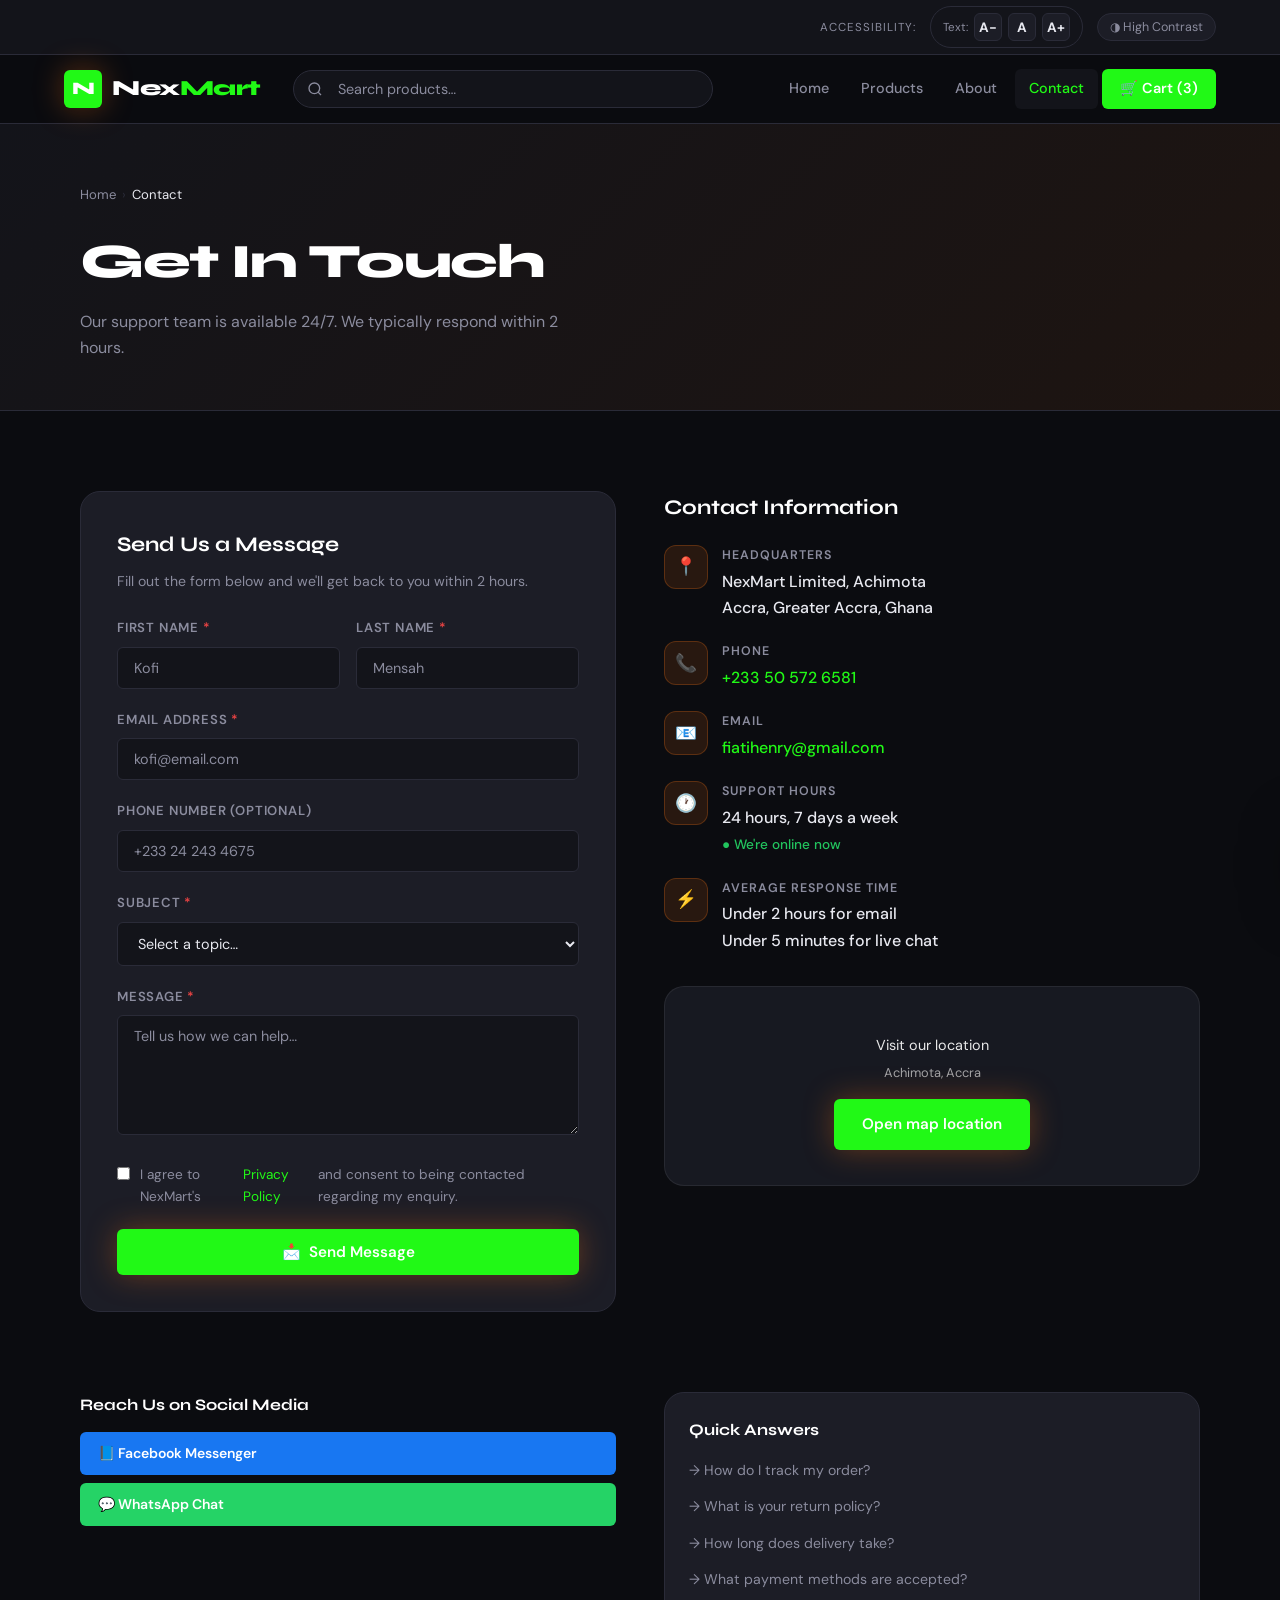
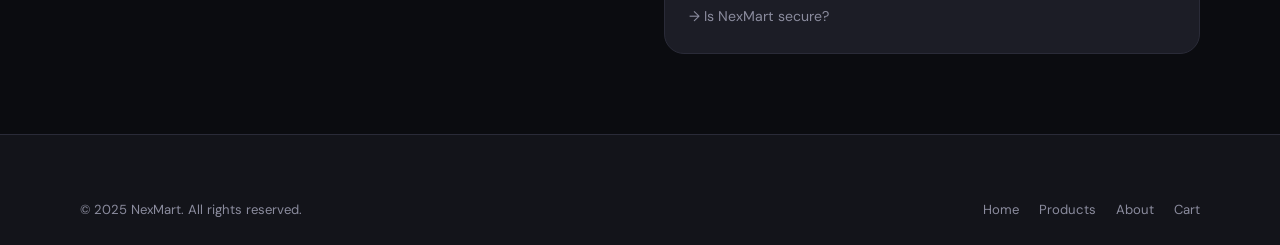
<file: contact.html>
<!DOCTYPE html>
<html lang="en">
<head>
  <meta charset="UTF-8" />
  <meta name="viewport" content="width=device-width, initial-scale=1.0" />
  <meta name="description" content="Contact NexMart — reach our support team via form, email, phone, or social media. We're here 24/7." />
  <title>Contact Us — NexMart</title>
  <link rel="stylesheet" href="styles.css" />
</head>
<body>

  <a href="#main-content" class="skip-link">Skip to main content</a>

  <div class="a11y-bar" role="complementary" aria-label="Accessibility tools">
    <div class="a11y-inner">
      <span class="a11y-label">Accessibility:</span>
      <div class="font-size-controls" role="group" aria-label="Font size controls">
        <span class="font-size-label">Text:</span>
        <button class="font-size-btn" id="font-decrease" aria-label="Decrease font size">A−</button>
        <button class="font-size-btn" id="font-reset" aria-label="Reset font size">A</button>
        <button class="font-size-btn" id="font-increase" aria-label="Increase font size">A+</button>
      </div>
      <button class="a11y-toggle" id="contrast-toggle" aria-pressed="false" aria-label="Toggle high contrast mode">◑ High Contrast</button>
    </div>
  </div>

  <header class="site-header" role="banner">
    <div class="header-inner">
      <a href="index.html" class="logo" aria-label="NexMart Home">
        <div class="logo-icon" aria-hidden="true">N</div>
        <span class="logo-text">Nex<span>Mart</span></span>
      </a>
      <div class="header-search" role="search">
        <svg class="search-icon" aria-hidden="true" width="16" height="16" viewBox="0 0 24 24" fill="none" stroke="currentColor" stroke-width="2"><circle cx="11" cy="11" r="8"/><path d="m21 21-4.35-4.35"/></svg>
        <input type="search" id="header-search-input" placeholder="Search products…" aria-label="Search products" />
      </div>
      <button class="nav-toggle" id="nav-toggle" aria-expanded="false" aria-controls="main-nav" aria-label="Toggle navigation">
        <span></span><span></span><span></span>
      </button>
      <nav class="main-nav" id="main-nav" aria-label="Main navigation">
        <ul class="nav-list">
          <li><a href="index.html">Home</a></li>
          <li><a href="products.html">Products</a></li>
          <li><a href="about.html">About</a></li>
          <li><a href="contact.html" class="active" aria-current="page">Contact</a></li>
          <li><a href="cart.html" class="nav-cta">🛒 Cart (3)</a></li>
        </ul>
      </nav>
    </div>
  </header>

  <div class="page-hero">
    <div class="container">
      <nav class="breadcrumb" aria-label="Breadcrumb">
        <a href="index.html">Home</a>
        <span class="breadcrumb-sep" aria-hidden="true">›</span>
        <span class="breadcrumb-current" aria-current="page">Contact</span>
      </nav>
      <h1 class="page-title">Get In Touch</h1>
      <p class="page-sub">Our support team is available 24/7. We typically respond within 2 hours.</p>
    </div>
  </div>

  <main id="main-content">
    <section class="section" aria-labelledby="contact-heading">
      <div class="container">
        <h2 class="sr-only" id="contact-heading">Contact NexMart</h2>

        <div class="contact-layout">

          <!-- Contact Form -->
          <div class="contact-form-wrap">
            <h3 style="font-family:var(--ff-head);font-size:1.3rem;font-weight:700;color:var(--clr-white);margin-bottom:8px">Send Us a Message</h3>
            <p style="color:var(--clr-muted);font-size:0.88rem;margin-bottom:24px">Fill out the form below and we'll get back to you within 2 hours.</p>

            <div id="form-success" class="alert alert-success" style="display:none" role="alert">
              ✅ Message sent successfully! We'll reply within 2 hours.
            </div>

            <form id="contact-form" novalidate aria-label="Contact form">
              <div style="display:grid;grid-template-columns:1fr 1fr;gap:16px">
                <div class="form-group">
                  <label class="form-label" for="first-name">First Name <span aria-hidden="true" style="color:var(--clr-danger)">*</span></label>
                  <input type="text" id="first-name" name="first-name" class="form-control" placeholder="Kofi" required autocomplete="given-name" aria-required="true" />
                  <div class="form-error" id="first-name-error" role="alert" style="color:var(--clr-danger);font-size:0.78rem;margin-top:4px;display:none">Please enter your first name.</div>
                </div>
                <div class="form-group">
                  <label class="form-label" for="last-name">Last Name <span aria-hidden="true" style="color:var(--clr-danger)">*</span></label>
                  <input type="text" id="last-name" name="last-name" class="form-control" placeholder="Mensah" required autocomplete="family-name" aria-required="true" />
                  <div class="form-error" id="last-name-error" role="alert" style="color:var(--clr-danger);font-size:0.78rem;margin-top:4px;display:none">Please enter your last name.</div>
                </div>
              </div>
              <div class="form-group">
                <label class="form-label" for="email">Email Address <span aria-hidden="true" style="color:var(--clr-danger)">*</span></label>
                <input type="email" id="email" name="email" class="form-control" placeholder="kofi@email.com" required autocomplete="email" aria-required="true" />
                <div class="form-error" id="email-error" role="alert" style="color:var(--clr-danger);font-size:0.78rem;margin-top:4px;display:none">Please enter a valid email address.</div>
              </div>
              <div class="form-group">
                <label class="form-label" for="phone">Phone Number (optional)</label>
                <input type="tel" id="phone" name="phone" class="form-control" placeholder="+233 24 243 4675" autocomplete="tel" />
              </div>
              <div class="form-group">
                <label class="form-label" for="subject">Subject <span aria-hidden="true" style="color:var(--clr-danger)">*</span></label>
                <select id="subject" name="subject" class="form-control" required aria-required="true">
                  <option value="" disabled selected>Select a topic…</option>
                  <option value="order">Order Enquiry</option>
                  <option value="return">Return / Refund</option>
                  <option value="product">Product Question</option>
                  <option value="delivery">Delivery Issue</option>
                  <option value="account">Account Help</option>
                  <option value="other">Other</option>
                </select>
              </div>
              <div class="form-group">
                <label class="form-label" for="message">Message <span aria-hidden="true" style="color:var(--clr-danger)">*</span></label>
                <textarea id="message" name="message" class="form-control" placeholder="Tell us how we can help…" required aria-required="true" rows="5"></textarea>
                <div class="form-error" id="message-error" role="alert" style="color:var(--clr-danger);font-size:0.78rem;margin-top:4px;display:none">Please enter your message (min 10 characters).</div>
              </div>
              <div class="form-group">
                <label style="display:flex;align-items:flex-start;gap:10px;cursor:pointer;font-size:0.85rem;color:var(--clr-muted)">
                  <input type="checkbox" id="consent" name="consent" required aria-required="true" style="margin-top:3px;accent-color:var(--clr-accent)" />
                  I agree to NexMart's <a href="#" style="color:var(--clr-accent)">Privacy Policy</a> and consent to being contacted regarding my enquiry.
                </label>
              </div>
              <button type="submit" class="btn btn-primary" style="width:100%;justify-content:center">
                <span aria-hidden="true">📩</span> Send Message
              </button>
            </form>
          </div>

          <!-- Contact Info -->
          <div>
            <h3 style="font-family:var(--ff-head);font-size:1.3rem;font-weight:700;color:var(--clr-white);margin-bottom:20px">Contact Information</h3>
            <ul class="contact-info-list" role="list">
              <li class="contact-info-item">
                <div class="contact-info-icon" aria-hidden="true">📍</div>
                <div>
                  <div class="contact-info-label">Headquarters</div>
                  <div class="contact-info-value">NexMart Limited, Achimota  <br>Accra, Greater Accra, Ghana</div>
                </div>
              </li>
              <li class="contact-info-item">
                <div class="contact-info-icon" aria-hidden="true">📞</div>
                <div>
                  <div class="contact-info-label">Phone</div>
                  <div class="contact-info-value"><a href="tel:+233505726581" style="color:var(--clr-accent)">+233 50 572 6581</a></div>
                </div>
              </li>
              <li class="contact-info-item">
                <div class="contact-info-icon" aria-hidden="true">📧</div>
                <div>
                  <div class="contact-info-label">Email</div>
                  <div class="contact-info-value"><a href="mailto:fiatihenry@gmail.com" style="color:var(--clr-accent)">fiatihenry@gmail.com</a></div>
                </div>
              </li>
              <li class="contact-info-item">
                <div class="contact-info-icon" aria-hidden="true">🕐</div>
                <div>
                  <div class="contact-info-label">Support Hours</div>
                  <div class="contact-info-value">24 hours, 7 days a week<br><span style="color:var(--clr-success);font-size:0.85rem">● We're online now</span></div>
                </div>
              </li>
              <li class="contact-info-item">
                <div class="contact-info-icon" aria-hidden="true">⚡</div>
                <div>
                  <div class="contact-info-label">Average Response Time</div>
                  <div class="contact-info-value">Under 2 hours for email<br>Under 5 minutes for live chat</div>
                </div>
              </li>
            </ul>

            <!-- Map button -->
            <div style="margin-top:2rem;border-radius:var(--radius-lg);overflow:hidden;height:200px;background:var(--clr-mid);border:1px solid rgba(255,255,255,.07);display:flex;align-items:center;justify-content:center;">
              <div style="text-align:center;color:rgba(255,255,255,.9);">
                <i class="fas fa-map-marked-alt" style="font-size:2.5rem;margin-bottom:.75rem;display:block;color:var(--clr-primary);"></i>
                <div style="font-size:.9rem;">Visit our location</div>
                <div style="font-size:.8rem;margin-top:.25rem;color:rgba(255,255,255,.6);">Achimota, Accra</div>
                <a href="https://maps.app.goo.gl/VDiVa7HCDNdWA1Y96" target="_blank" rel="noopener noreferrer" class="btn btn-primary" style="margin-top:1rem;display:inline-flex;align-items:center;gap:.5rem;">Open map location</a>
              </div>
            </div>
          </div>

            <!-- Social on contact page -->
            <div style="margin-top:32px">
              <h4 style="font-family:var(--ff-head);font-weight:700;color:var(--clr-white);margin-bottom:14px">Reach Us on Social Media</h4>
              <div class="social-buttons" style="flex-direction:column;gap:8px">
                <a href="https://facebook.com" target="_blank" rel="noopener noreferrer" class="social-btn facebook" aria-label="Message NexMart on Facebook">📘 Facebook Messenger</a>
                <a href="https://wa.me/233505726581" target="_blank" rel="noopener noreferrer" class="social-btn whatsapp" aria-label="Chat with NexMart on WhatsApp">💬 WhatsApp Chat</a>
                </div>
            </div>

            <!-- FAQ Quick Links -->
            <div style="margin-top:32px;background:var(--clr-card);border:1px solid var(--clr-border);border-radius:var(--radius-lg);padding:24px">
              <h4 style="font-family:var(--ff-head);font-weight:700;color:var(--clr-white);margin-bottom:14px">Quick Answers</h4>
              <ul style="display:flex;flex-direction:column;gap:10px;list-style:none">
                <li><a href="#" style="color:var(--clr-muted);font-size:0.88rem;transition:color 0.2s" onmouseover="this.style.color='var(--clr-accent)'" onmouseout="this.style.color='var(--clr-muted)'">→ How do I track my order?</a></li>
                <li><a href="#" style="color:var(--clr-muted);font-size:0.88rem;" onmouseover="this.style.color='var(--clr-accent)'" onmouseout="this.style.color='var(--clr-muted)'">→ What is your return policy?</a></li>
                <li><a href="#" style="color:var(--clr-muted);font-size:0.88rem;" onmouseover="this.style.color='var(--clr-accent)'" onmouseout="this.style.color='var(--clr-muted)'">→ How long does delivery take?</a></li>
                <li><a href="#" style="color:var(--clr-muted);font-size:0.88rem;" onmouseover="this.style.color='var(--clr-accent)'" onmouseout="this.style.color='var(--clr-muted)'">→ What payment methods are accepted?</a></li>
                <li><a href="#" style="color:var(--clr-muted);font-size:0.88rem;" onmouseover="this.style.color='var(--clr-accent)'" onmouseout="this.style.color='var(--clr-muted)'">→ Is NexMart secure?</a></li>
              </ul>
            </div>
          </div>

        </div>
    </section>
  </main>

  <footer class="site-footer" role="contentinfo">
    <div class="container">
      <div class="footer-bottom" style="border-top:none;padding-top:0;padding-bottom:24px">
        <p class="footer-copy">© 2025 NexMart. All rights reserved.</p>
        <nav class="footer-bottom-links" aria-label="Footer links">
          <a href="index.html">Home</a>
          <a href="products.html">Products</a>
          <a href="about.html">About</a>
          <a href="cart.html">Cart</a>
        </nav>
      </div>
    </div>
  </footer>

  <div class="toast" id="toast" role="status" aria-live="polite" aria-atomic="true">
    <span class="toast-icon" aria-hidden="true">✅</span>
    <span id="toast-msg">Message sent!</span>
  </div>

  <script>
    const navToggle = document.getElementById('nav-toggle');
    const mainNav = document.getElementById('main-nav');
    navToggle.addEventListener('click', () => { const o=mainNav.classList.toggle('open'); navToggle.setAttribute('aria-expanded',o); });
    let fontSize=16;
    document.getElementById('font-increase').addEventListener('click', ()=>{fontSize=Math.min(fontSize+2,24);document.documentElement.style.fontSize=fontSize+'px';});
    document.getElementById('font-decrease').addEventListener('click', ()=>{fontSize=Math.max(fontSize-2,12);document.documentElement.style.fontSize=fontSize+'px';});
    document.getElementById('font-reset').addEventListener('click', ()=>{fontSize=16;document.documentElement.style.fontSize='16px';});
    document.getElementById('contrast-toggle').addEventListener('click', function(){document.body.classList.toggle('high-contrast');this.setAttribute('aria-pressed',document.body.classList.contains('high-contrast'));});
    document.getElementById('header-search-input').addEventListener('keydown', e=>{if(e.key==='Enter'&&e.target.value.trim()) window.location.href=`products.html?q=${encodeURIComponent(e.target.value.trim())}`;});

    // Form Validation
    document.getElementById('contact-form').addEventListener('submit', function(e) {
      e.preventDefault();
      let valid = true;
      const fn = document.getElementById('first-name');
      const fnErr = document.getElementById('first-name-error');
      const ln = document.getElementById('last-name');
      const lnErr = document.getElementById('last-name-error');
      const em = document.getElementById('email');
      const emErr = document.getElementById('email-error');
      const msg = document.getElementById('message');
      const msgErr = document.getElementById('message-error');

      fnErr.style.display = fn.value.trim() ? 'none' : 'block'; if (!fn.value.trim()) valid=false;
      lnErr.style.display = ln.value.trim() ? 'none' : 'block'; if (!ln.value.trim()) valid=false;
      const emailRegex = /^[^\s@]+@[^\s@]+\.[^\s@]+$/;
      emErr.style.display = emailRegex.test(em.value) ? 'none' : 'block'; if (!emailRegex.test(em.value)) valid=false;
      msgErr.style.display = msg.value.trim().length>=10 ? 'none' : 'block'; if (msg.value.trim().length<10) valid=false;

      if (valid) {
        document.getElementById('form-success').style.display='flex';
        this.reset();
        const t=document.getElementById('toast');
        document.getElementById('toast-msg').textContent='✅ Message sent! We\'ll reply within 2 hours.';
        t.classList.add('show');
        setTimeout(()=>t.classList.remove('show'),3000);
      }
    });
  </script>
</body>
</html>
</file>
<file: styles.css>
/* =============================================
   NEXMART E-COMMERCE — External Stylesheet
   No inline styles or <style> elements used.
   Author: DCIT 209 Mini-Project
   ============================================= */

/* ---------- Google Fonts Import ---------- */
@import url('https://fonts.googleapis.com/css2?family=Syne:wght@400;600;700;800&family=DM+Sans:ital,wght@0,300;0,400;0,500;1,300&display=swap');

/* ---------- CSS Custom Properties ---------- */
:root {
  --clr-bg:        #0b0c10;
  --clr-surface:   #13141a;
  --clr-card:      #1c1d26;
  --clr-border:    #2a2b38;
  --clr-accent:    #21f916;
  --clr-accent2:   #fbbf24;
  --clr-text:      #e8e9f0;
  --clr-muted:     #8b8c9e;
  --clr-white:     #ffffff;
  --clr-danger:    #ef4444;
  --clr-success:   #22c55e;
  --clr-mid:       #171921;
  --clr-primary:   var(--clr-accent);

  --ff-head:  'Syne', sans-serif;
  --ff-body:  'DM Sans', sans-serif;

  --radius-sm:  6px;
  --radius-md:  12px;
  --radius-lg:  20px;
  --radius-xl:  32px;

  --shadow-sm:  0 2px 8px rgba(0,0,0,0.4);
  --shadow-md:  0 8px 24px rgba(0,0,0,0.5);
  --shadow-lg:  0 20px 60px rgba(0,0,0,0.7);
  --shadow-accent: 0 0 30px rgba(249,115,22,0.35);

  --transition: 0.3s cubic-bezier(0.4,0,0.2,1);
  --max-width:  1200px;
}

/* ---------- Reset & Base ---------- */
*, *::before, *::after { box-sizing: border-box; margin: 0; padding: 0; }

html { scroll-behavior: smooth; font-size: 16px; }

body {
  background-color: var(--clr-bg);
  color: var(--clr-text);
  font-family: var(--ff-body);
  font-weight: 400;
  line-height: 1.65;
  min-width: 320px;
  overflow-x: hidden;
}

img { max-width: 100%; display: block; }
a  { color: inherit; text-decoration: none; }
ul { list-style: none; }
button { cursor: pointer; font-family: var(--ff-body); border: none; background: none; }

/* ---------- Skip Link (Accessibility) ---------- */
.skip-link {
  position: absolute;
  top: -60px;
  left: 16px;
  background: var(--clr-accent);
  color: var(--clr-white);
  padding: 10px 20px;
  border-radius: var(--radius-sm);
  font-weight: 600;
  z-index: 9999;
  transition: top var(--transition);
}
.skip-link:focus { top: 16px; outline: 3px solid var(--clr-accent2); }

/* =============================================
   HEADER & NAVIGATION
   ============================================= */
.site-header {
  position: sticky;
  top: 0;
  z-index: 1000;
  background: rgba(11,12,16,0.92);
  backdrop-filter: blur(12px);
  -webkit-backdrop-filter: blur(12px);
  border-bottom: 1px solid var(--clr-border);
}

.header-inner {
  max-width: var(--max-width);
  margin: 0 auto;
  padding: 0 24px;
  height: 68px;
  display: flex;
  align-items: center;
  gap: 32px;
}

/* Logo */
.logo {
  display: flex;
  align-items: center;
  gap: 10px;
  flex-shrink: 0;
}
.logo-icon {
  width: 38px; height: 38px;
  background: var(--clr-accent);
  border-radius: var(--radius-sm);
  display: grid; place-items: center;
  font-family: var(--ff-head);
  font-weight: 800;
  font-size: 1.1rem;
  color: var(--clr-white);
  box-shadow: var(--shadow-accent);
}
.logo-text {
  font-family: var(--ff-head);
  font-size: 1.35rem;
  font-weight: 800;
  letter-spacing: -0.5px;
  color: var(--clr-white);
}
.logo-text span { color: var(--clr-accent); }

/* Search Bar (header) */
.header-search {
  flex: 1;
  max-width: 420px;
  position: relative;
}
.header-search input {
  width: 100%;
  background: var(--clr-surface);
  border: 1px solid var(--clr-border);
  border-radius: var(--radius-xl);
  padding: 9px 20px 9px 44px;
  color: var(--clr-text);
  font-family: var(--ff-body);
  font-size: 0.9rem;
  outline: none;
  transition: border-color var(--transition), box-shadow var(--transition);
}
.header-search input::placeholder { color: var(--clr-muted); }
.header-search input:focus {
  border-color: var(--clr-accent);
  box-shadow: 0 0 0 3px rgba(249,115,22,0.2);
}
.header-search .search-icon {
  position: absolute;
  left: 14px; top: 50%;
  transform: translateY(-50%);
  color: var(--clr-muted);
  pointer-events: none;
}

/* Nav */
.main-nav { margin-left: auto; }
.nav-list {
  display: flex;
  align-items: center;
  gap: 4px;
}
.nav-list a {
  display: block;
  padding: 8px 14px;
  border-radius: var(--radius-sm);
  font-size: 0.9rem;
  font-weight: 500;
  color: var(--clr-muted);
  transition: color var(--transition), background var(--transition);
  white-space: nowrap;
}
.nav-list a:hover,
.nav-list a.active {
  color: var(--clr-white);
  background: var(--clr-surface);
}
.nav-list a.active { color: var(--clr-accent); }

/* Nav CTA */
.nav-cta {
  background: var(--clr-accent) !important;
  color: var(--clr-white) !important;
  border-radius: var(--radius-sm) !important;
  font-weight: 600 !important;
  padding: 8px 18px !important;
  transition: background var(--transition), transform var(--transition), box-shadow var(--transition) !important;
}
.nav-cta:hover {
  background: #ea6f0f !important;
  transform: translateY(-1px);
  box-shadow: var(--shadow-accent) !important;
}

/* Hamburger */
.nav-toggle {
  display: none;
  flex-direction: column;
  gap: 5px;
  padding: 8px;
  border-radius: var(--radius-sm);
  background: var(--clr-surface);
  border: 1px solid var(--clr-border);
  margin-left: auto;
}
.nav-toggle span {
  display: block;
  width: 22px; height: 2px;
  background: var(--clr-text);
  border-radius: 2px;
  transition: transform var(--transition), opacity var(--transition);
}

/* =============================================
   HERO / VIDEO SECTION
   ============================================= */
.hero {
  position: relative;
  min-height: 88vh;
  display: flex;
  align-items: center;
  overflow: hidden;
}
.hero-video-wrap {
  position: absolute;
  inset: 0;
  z-index: 0;
}
.hero-video-wrap video {
  width: 100%; height: 100%;
  object-fit: cover;
  opacity: 0.35;
}
.hero-overlay {
  position: absolute;
  inset: 0;
  background: linear-gradient(135deg, rgba(11,12,16,0.85) 40%, rgba(249,115,22,0.12) 100%);
  z-index: 1;
}
.hero-content {
  position: relative;
  z-index: 2;
  max-width: var(--max-width);
  margin: 0 auto;
  padding: 80px 24px;
}
.hero-eyebrow {
  display: inline-flex;
  align-items: center;
  gap: 8px;
  background: rgba(249,115,22,0.15);
  border: 1px solid rgba(249,115,22,0.3);
  border-radius: var(--radius-xl);
  padding: 6px 16px;
  font-size: 0.8rem;
  font-weight: 600;
  color: var(--clr-accent);
  text-transform: uppercase;
  letter-spacing: 1.5px;
  margin-bottom: 24px;
}
.hero-eyebrow::before {
  content: '';
  width: 6px; height: 6px;
  background: var(--clr-accent);
  border-radius: 50%;
  animation: pulse-dot 2s infinite;
}
@keyframes pulse-dot {
  0%,100% { opacity: 1; transform: scale(1); }
  50%      { opacity: 0.5; transform: scale(1.4); }
}
.hero-title {
  font-family: var(--ff-head);
  font-size: clamp(2.6rem, 6vw, 5rem);
  font-weight: 800;
  line-height: 1.05;
  letter-spacing: -2px;
  color: var(--clr-white);
  max-width: 700px;
  margin-bottom: 20px;
}
.hero-title .accent { color: var(--clr-accent); }
.hero-desc {
  font-size: 1.1rem;
  color: var(--clr-muted);
  max-width: 520px;
  margin-bottom: 40px;
  font-weight: 300;
}
.hero-actions { display: flex; gap: 14px; flex-wrap: wrap; }

/* =============================================
   BUTTONS
   ============================================= */
.btn {
  display: inline-flex;
  align-items: center;
  gap: 8px;
  padding: 13px 28px;
  border-radius: var(--radius-sm);
  font-family: var(--ff-body);
  font-size: 0.95rem;
  font-weight: 600;
  transition: all var(--transition);
  cursor: pointer;
}
.btn-primary {
  background: var(--clr-accent);
  color: var(--clr-white);
  box-shadow: var(--shadow-accent);
}
.btn-primary:hover {
  background: #ea6f0f;
  transform: translateY(-2px);
  box-shadow: 0 0 40px rgba(249,115,22,0.5);
}
.btn-outline {
  background: transparent;
  color: var(--clr-text);
  border: 1px solid var(--clr-border);
}
.btn-outline:hover {
  background: var(--clr-surface);
  border-color: var(--clr-accent);
  color: var(--clr-accent);
}
.btn-sm {
  padding: 8px 18px;
  font-size: 0.85rem;
}

/* =============================================
   LAYOUT UTILITIES
   ============================================= */
.container {
  width: min(100%, var(--max-width));
  max-width: var(--max-width);
  margin: 0 auto;
  padding: 0 24px;
}
.section { padding: 80px 0; }
.section-sm { padding: 48px 0; }

.section-header { margin-bottom: 48px; }
.section-label {
  display: inline-block;
  font-size: 0.75rem;
  font-weight: 700;
  text-transform: uppercase;
  letter-spacing: 2px;
  color: var(--clr-accent);
  margin-bottom: 10px;
}
.section-title {
  font-family: var(--ff-head);
  font-size: clamp(1.8rem, 3.5vw, 2.8rem);
  font-weight: 800;
  letter-spacing: -1px;
  color: var(--clr-white);
  line-height: 1.1;
}
.section-sub {
  color: var(--clr-muted);
  margin-top: 10px;
  max-width: 540px;
  font-weight: 300;
}

/* =============================================
   PRODUCT CARDS
   ============================================= */
.products-grid {
  display: grid;
  grid-template-columns: repeat(auto-fill, minmax(240px, 1fr));
  gap: 24px;
}
.product-card {
  background: var(--clr-card);
  border: 1px solid var(--clr-border);
  border-radius: var(--radius-lg);
  overflow: hidden;
  transition: transform var(--transition), box-shadow var(--transition), border-color var(--transition);
  box-shadow: var(--shadow-sm);
  position: relative;
}
.product-card:hover {
  transform: translateY(-6px);
  box-shadow: var(--shadow-lg);
  border-color: var(--clr-accent);
}
.product-card-img {
  aspect-ratio: 1/1;
  overflow: hidden;
  background: var(--clr-surface);
  position: relative;
}
.product-card-img img {
  width: 100%; height: 100%;
  object-fit: cover;
  transition: transform 0.5s ease;
}
.product-card:hover .product-card-img img { transform: scale(1.08); }

.product-badge {
  position: absolute;
  top: 12px; left: 12px;
  background: var(--clr-accent);
  color: var(--clr-white);
  font-size: 0.72rem;
  font-weight: 700;
  text-transform: uppercase;
  letter-spacing: 0.5px;
  padding: 4px 10px;
  border-radius: var(--radius-sm);
  z-index: 1;
}
.product-badge.sale { background: var(--clr-danger); }
.product-badge.new  { background: var(--clr-success); }

.product-card-body { padding: 16px; }
.product-category {
  font-size: 0.72rem;
  font-weight: 600;
  text-transform: uppercase;
  letter-spacing: 1px;
  color: var(--clr-accent);
  margin-bottom: 6px;
}
.product-name {
  font-family: var(--ff-head);
  font-size: 1rem;
  font-weight: 700;
  color: var(--clr-white);
  margin-bottom: 8px;
  line-height: 1.3;
}
.product-rating {
  display: flex;
  align-items: center;
  gap: 6px;
  margin-bottom: 12px;
}
.stars { color: var(--clr-accent2); font-size: 0.8rem; }
.rating-count { font-size: 0.78rem; color: var(--clr-muted); }

.product-price-row {
  display: flex;
  align-items: center;
  justify-content: space-between;
  gap: 8px;
}
.product-price {
  font-family: var(--ff-head);
  font-size: 1.25rem;
  font-weight: 800;
  color: var(--clr-accent);
}
.product-price-old {
  font-size: 0.85rem;
  color: var(--clr-muted);
  text-decoration: line-through;
}
.btn-add-cart {
  background: var(--clr-accent);
  color: var(--clr-white);
  border: none;
  border-radius: var(--radius-sm);
  padding: 8px 14px;
  font-size: 0.82rem;
  font-weight: 600;
  cursor: pointer;
  transition: background var(--transition), transform var(--transition);
}
.btn-add-cart:hover { background: #ea6f0f; transform: scale(1.05); }

/* Wishlist icon */
.product-wishlist {
  position: absolute;
  top: 12px; right: 12px;
  background: rgba(19,20,26,0.8);
  border: 1px solid var(--clr-border);
  border-radius: 50%;
  width: 34px; height: 34px;
  display: grid; place-items: center;
  color: var(--clr-muted);
  cursor: pointer;
  transition: all var(--transition);
  z-index: 2;
}
.product-wishlist:hover { color: var(--clr-danger); border-color: var(--clr-danger); }

/* =============================================
   CATEGORY CARDS
   ============================================= */
.categories-grid {
  display: grid;
  grid-template-columns: repeat(auto-fill, minmax(160px, 1fr));
  gap: 16px;
}
.category-card {
  background: var(--clr-card);
  border: 1px solid var(--clr-border);
  border-radius: var(--radius-lg);
  padding: 28px 16px;
  text-align: center;
  cursor: pointer;
  transition: all var(--transition);
  box-shadow: var(--shadow-sm);
}
.category-card:hover {
  border-color: var(--clr-accent);
  transform: translateY(-4px);
  box-shadow: var(--shadow-accent);
}
.category-icon {
  font-size: 2.2rem;
  margin-bottom: 12px;
}
.category-name {
  font-family: var(--ff-head);
  font-weight: 700;
  font-size: 0.9rem;
  color: var(--clr-white);
}
.category-count {
  font-size: 0.78rem;
  color: var(--clr-muted);
  margin-top: 4px;
}

/* =============================================
   FEATURE BOXES (Home Page Highlights)
   ============================================= */
.features-grid {
  display: grid;
  grid-template-columns: repeat(auto-fit, minmax(220px, 1fr));
  gap: 20px;
}
.feature-box {
  background: var(--clr-card);
  border: 1px solid var(--clr-border);
  border-radius: var(--radius-lg);
  padding: 32px 24px;
  transition: all var(--transition);
  box-shadow: var(--shadow-sm);
  position: relative;
  overflow: hidden;
}
.feature-box::before {
  content: '';
  position: absolute;
  top: 0; left: 0; right: 0;
  height: 3px;
  background: linear-gradient(90deg, var(--clr-accent), var(--clr-accent2));
  transform: scaleX(0);
  transform-origin: left;
  transition: transform var(--transition);
}
.feature-box:hover {
  transform: translateY(-4px);
  box-shadow: var(--shadow-md);
  border-color: var(--clr-accent);
}
.feature-box:hover::before { transform: scaleX(1); }

.feature-icon {
  width: 52px; height: 52px;
  background: rgba(249,115,22,0.12);
  border-radius: var(--radius-md);
  display: grid; place-items: center;
  font-size: 1.5rem;
  margin-bottom: 16px;
  border: 1px solid rgba(249,115,22,0.25);
}
.feature-title {
  font-family: var(--ff-head);
  font-size: 1.05rem;
  font-weight: 700;
  color: var(--clr-white);
  margin-bottom: 8px;
}
.feature-desc {
  font-size: 0.87rem;
  color: var(--clr-muted);
  line-height: 1.6;
}

/* =============================================
   BANNER / PROMO STRIP
   ============================================= */
.promo-strip {
  background: linear-gradient(90deg, var(--clr-accent) 0%, #f97316cc 50%, var(--clr-accent2) 100%);
  padding: 18px 0;
  overflow: hidden;
}
.promo-strip-inner {
  display: flex;
  align-items: center;
  justify-content: center;
  gap: 60px;
  animation: marquee 30s linear infinite;
}
@keyframes marquee {
  0%   { transform: translateX(0); }
  100% { transform: translateX(-50%); }
}
.promo-item {
  display: flex;
  align-items: center;
  gap: 8px;
  font-weight: 600;
  font-size: 0.88rem;
  color: var(--clr-white);
  white-space: nowrap;
}

/* =============================================
   TESTIMONIALS
   ============================================= */
.testimonials-grid {
  display: grid;
  grid-template-columns: repeat(auto-fit, minmax(280px, 1fr));
  gap: 24px;
}
.testimonial-card {
  background: var(--clr-card);
  border: 1px solid var(--clr-border);
  border-radius: var(--radius-lg);
  padding: 28px;
  box-shadow: var(--shadow-sm);
  transition: transform var(--transition), box-shadow var(--transition);
}
.testimonial-card:hover {
  transform: translateY(-3px);
  box-shadow: var(--shadow-md);
}
.testimonial-quote {
  font-size: 1.8rem;
  color: var(--clr-accent);
  font-family: Georgia, serif;
  line-height: 1;
  margin-bottom: 12px;
}
.testimonial-text {
  color: var(--clr-muted);
  font-size: 0.92rem;
  line-height: 1.7;
  margin-bottom: 20px;
  font-style: italic;
}
.testimonial-author {
  display: flex;
  align-items: center;
  gap: 12px;
}
.testimonial-avatar {
  width: 44px; height: 44px;
  border-radius: 50%;
  object-fit: cover;
  border: 2px solid var(--clr-accent);
}
.testimonial-name {
  font-family: var(--ff-head);
  font-weight: 700;
  font-size: 0.9rem;
  color: var(--clr-white);
}
.testimonial-role { font-size: 0.78rem; color: var(--clr-muted); }

/* =============================================
   SOCIAL MEDIA SECTION
   ============================================= */
.social-section {
  background: var(--clr-surface);
  border-top: 1px solid var(--clr-border);
  border-bottom: 1px solid var(--clr-border);
}
.social-grid {
  display: grid;
  grid-template-columns: 1fr 1fr;
  gap: 32px;
  align-items: start;
}
.social-buttons-wrap { }
.social-buttons-title {
  font-family: var(--ff-head);
  font-size: 1.1rem;
  font-weight: 700;
  color: var(--clr-white);
  margin-bottom: 16px;
}
.social-buttons {
  display: flex;
  flex-wrap: wrap;
  gap: 10px;
}
.social-btn {
  display: inline-flex;
  align-items: center;
  gap: 8px;
  padding: 10px 18px;
  border-radius: var(--radius-sm);
  font-size: 0.875rem;
  font-weight: 600;
  color: var(--clr-white);
  border: none;
  cursor: pointer;
  transition: all var(--transition);
  text-decoration: none;
}
.social-btn:hover { transform: translateY(-2px); filter: brightness(1.15); }
.social-btn.facebook  { background: #1877f2; }
.social-btn.instagram { background: linear-gradient(135deg, #f09433, #e6683c, #dc2743, #cc2366, #bc1888); }
.social-btn.twitter   { background: #000000; border: 1px solid #333; }
.social-btn.youtube   { background: #ff0000; }
.social-btn.tiktok    { background: #010101; border: 1px solid #333; }
.social-btn.whatsapp  { background: #25d366; }

/* Social feed widget */
.social-feed {
  background: var(--clr-card);
  border: 1px solid var(--clr-border);
  border-radius: var(--radius-lg);
  overflow: hidden;
}
.social-feed-header {
  padding: 14px 18px;
  background: var(--clr-surface);
  border-bottom: 1px solid var(--clr-border);
  display: flex;
  align-items: center;
  gap: 10px;
}
.social-feed-header-icon { font-size: 1.2rem; }
.social-feed-header-text {
  font-family: var(--ff-head);
  font-weight: 700;
  font-size: 0.9rem;
  color: var(--clr-white);
}
.feed-post {
  padding: 14px 18px;
  border-bottom: 1px solid var(--clr-border);
  display: flex;
  gap: 12px;
}
.feed-post:last-child { border-bottom: none; }
.feed-avatar {
  width: 38px; height: 38px;
  border-radius: 50%;
  object-fit: cover;
  flex-shrink: 0;
  border: 2px solid var(--clr-accent);
}
.feed-avatar-placeholder {
  width: 38px; height: 38px;
  border-radius: 50%;
  background: var(--clr-accent);
  display: grid; place-items: center;
  font-weight: 800;
  font-size: 0.8rem;
  color: var(--clr-white);
  flex-shrink: 0;
}
.feed-content-wrap { flex: 1; min-width: 0; }
.feed-handle {
  font-weight: 700;
  font-size: 0.82rem;
  color: var(--clr-accent);
  margin-bottom: 3px;
}
.feed-text {
  font-size: 0.83rem;
  color: var(--clr-muted);
  line-height: 1.55;
}
.feed-time {
  font-size: 0.72rem;
  color: var(--clr-border);
  margin-top: 5px;
}

/* =============================================
   PAGE HERO (inner pages)
   ============================================= */
.page-hero {
  background: linear-gradient(135deg, var(--clr-surface) 0%, rgba(249,115,22,0.08) 100%);
  border-bottom: 1px solid var(--clr-border);
  padding: 60px 0 48px;
}
.breadcrumb {
  display: flex;
  align-items: center;
  gap: 6px;
  font-size: 0.82rem;
  color: var(--clr-muted);
  margin-bottom: 16px;
}
.breadcrumb a { color: var(--clr-muted); transition: color var(--transition); }
.breadcrumb a:hover { color: var(--clr-accent); }
.breadcrumb-sep { color: var(--clr-border); }
.breadcrumb-current { color: var(--clr-text); }

.page-title {
  font-family: var(--ff-head);
  font-size: clamp(2rem, 4vw, 3rem);
  font-weight: 800;
  letter-spacing: -1.5px;
  color: var(--clr-white);
}
.page-sub { color: var(--clr-muted); margin-top: 8px; max-width: 480px; }

/* =============================================
   FILTERS & SORT BAR (Products Page)
   ============================================= */
.filter-bar {
  display: flex;
  align-items: center;
  gap: 14px;
  flex-wrap: wrap;
  margin-bottom: 32px;
  padding: 16px 20px;
  background: var(--clr-card);
  border: 1px solid var(--clr-border);
  border-radius: var(--radius-md);
}
.filter-label {
  font-size: 0.8rem;
  font-weight: 600;
  color: var(--clr-muted);
  text-transform: uppercase;
  letter-spacing: 1px;
}
.filter-btn {
  padding: 6px 16px;
  border-radius: var(--radius-xl);
  border: 1px solid var(--clr-border);
  background: transparent;
  color: var(--clr-muted);
  font-size: 0.83rem;
  font-weight: 500;
  cursor: pointer;
  transition: all var(--transition);
}
.filter-btn:hover,
.filter-btn.active {
  background: var(--clr-accent);
  border-color: var(--clr-accent);
  color: var(--clr-white);
}
.sort-select {
  margin-left: auto;
  background: var(--clr-surface);
  border: 1px solid var(--clr-border);
  color: var(--clr-text);
  padding: 7px 14px;
  border-radius: var(--radius-sm);
  font-family: var(--ff-body);
  font-size: 0.85rem;
  outline: none;
  cursor: pointer;
}

/* On-page text search */
.page-search-wrap {
  margin-bottom: 28px;
  position: relative;
}
.page-search-input {
  width: 100%;
  background: var(--clr-card);
  border: 1px solid var(--clr-border);
  border-radius: var(--radius-sm);
  padding: 11px 20px 11px 46px;
  color: var(--clr-text);
  font-family: var(--ff-body);
  font-size: 0.9rem;
  outline: none;
  transition: border-color var(--transition);
}
.page-search-input::placeholder { color: var(--clr-muted); }
.page-search-input:focus { border-color: var(--clr-accent); }
.page-search-icon {
  position: absolute;
  left: 14px; top: 50%;
  transform: translateY(-50%);
  color: var(--clr-muted);
  pointer-events: none;
}
.highlight { background: rgba(249,115,22,0.3); border-radius: 2px; color: var(--clr-white); }

/* =============================================
   CART TABLE
   ============================================= */
.cart-table {
  width: 100%;
  border-collapse: collapse;
  background: var(--clr-card);
  border: 1px solid var(--clr-border);
  border-radius: var(--radius-lg);
  overflow: hidden;
}
.cart-table th {
  padding: 14px 20px;
  text-align: left;
  font-size: 0.78rem;
  font-weight: 700;
  text-transform: uppercase;
  letter-spacing: 1px;
  color: var(--clr-muted);
  background: var(--clr-surface);
  border-bottom: 1px solid var(--clr-border);
}
.cart-table td {
  padding: 16px 20px;
  border-bottom: 1px solid var(--clr-border);
  vertical-align: middle;
  font-size: 0.9rem;
}
.cart-table tr:last-child td { border-bottom: none; }
.cart-item-img {
  width: 64px; height: 64px;
  border-radius: var(--radius-sm);
  object-fit: cover;
  background: var(--clr-surface);
}
.cart-item-name {
  font-weight: 600;
  color: var(--clr-white);
}
.cart-item-sub { font-size: 0.8rem; color: var(--clr-muted); }
.qty-control {
  display: flex;
  align-items: center;
  gap: 0;
  border: 1px solid var(--clr-border);
  border-radius: var(--radius-sm);
  overflow: hidden;
  width: fit-content;
}
.qty-btn {
  width: 32px; height: 32px;
  background: var(--clr-surface);
  border: none;
  color: var(--clr-text);
  font-size: 1rem;
  cursor: pointer;
  transition: background var(--transition);
}
.qty-btn:hover { background: var(--clr-accent); color: var(--clr-white); }
.qty-input {
  width: 40px;
  background: transparent;
  border: none;
  border-left: 1px solid var(--clr-border);
  border-right: 1px solid var(--clr-border);
  color: var(--clr-text);
  text-align: center;
  font-family: var(--ff-body);
  font-size: 0.9rem;
  padding: 4px 0;
}
.btn-remove {
  background: transparent;
  border: 1px solid var(--clr-border);
  color: var(--clr-danger);
  border-radius: var(--radius-sm);
  padding: 6px 12px;
  font-size: 0.8rem;
  cursor: pointer;
  transition: all var(--transition);
}
.btn-remove:hover { background: var(--clr-danger); color: var(--clr-white); border-color: var(--clr-danger); }

.cart-layout {
  display: grid;
  grid-template-columns: 1fr 340px;
  gap: 32px;
  align-items: start;
}
.cart-summary {
  background: var(--clr-card);
  border: 1px solid var(--clr-border);
  border-radius: var(--radius-lg);
  padding: 28px;
}
.cart-summary-title {
  font-family: var(--ff-head);
  font-size: 1.1rem;
  font-weight: 700;
  color: var(--clr-white);
  margin-bottom: 20px;
  padding-bottom: 16px;
  border-bottom: 1px solid var(--clr-border);
}
.summary-row {
  display: flex;
  justify-content: space-between;
  align-items: center;
  margin-bottom: 12px;
  font-size: 0.9rem;
}
.summary-row.total {
  font-family: var(--ff-head);
  font-weight: 700;
  font-size: 1.15rem;
  color: var(--clr-white);
  padding-top: 14px;
  border-top: 1px solid var(--clr-border);
  margin-top: 10px;
}
.summary-row.total .price { color: var(--clr-accent); }
.coupon-row {
  display: flex;
  gap: 8px;
  margin: 16px 0;
}
.coupon-input {
  flex: 1;
  background: var(--clr-surface);
  border: 1px solid var(--clr-border);
  border-radius: var(--radius-sm);
  padding: 9px 14px;
  color: var(--clr-text);
  font-family: var(--ff-body);
  font-size: 0.85rem;
  outline: none;
}
.coupon-input:focus { border-color: var(--clr-accent); }

/* =============================================
   CONTACT / FORM
   ============================================= */
.contact-layout {
  display: grid;
  grid-template-columns: 1fr 1fr;
  gap: 48px;
  align-items: start;
}
.contact-form-wrap {
  background: var(--clr-card);
  border: 1px solid var(--clr-border);
  border-radius: var(--radius-lg);
  padding: 36px;
}
.form-group { margin-bottom: 20px; }
.form-label {
  display: block;
  font-size: 0.82rem;
  font-weight: 600;
  text-transform: uppercase;
  letter-spacing: 0.8px;
  color: var(--clr-muted);
  margin-bottom: 8px;
}
.form-control {
  width: 100%;
  background: var(--clr-surface);
  border: 1px solid var(--clr-border);
  border-radius: var(--radius-sm);
  padding: 11px 16px;
  color: var(--clr-text);
  font-family: var(--ff-body);
  font-size: 0.9rem;
  outline: none;
  transition: border-color var(--transition), box-shadow var(--transition);
}
.form-control::placeholder { color: var(--clr-muted); }
.form-control:focus {
  border-color: var(--clr-accent);
  box-shadow: 0 0 0 3px rgba(249,115,22,0.15);
}
textarea.form-control { min-height: 120px; resize: vertical; }
select.form-control { cursor: pointer; }

.contact-info-list { display: flex; flex-direction: column; gap: 20px; }
.contact-info-item {
  display: flex;
  gap: 14px;
  align-items: flex-start;
}
.contact-info-icon {
  width: 44px; height: 44px;
  background: rgba(249,115,22,0.12);
  border-radius: var(--radius-md);
  display: grid; place-items: center;
  font-size: 1.1rem;
  flex-shrink: 0;
  border: 1px solid rgba(249,115,22,0.25);
}
.contact-info-label {
  font-size: 0.78rem;
  font-weight: 600;
  text-transform: uppercase;
  letter-spacing: 1px;
  color: var(--clr-muted);
  margin-bottom: 3px;
}
.contact-info-value {
  font-weight: 500;
  color: var(--clr-text);
}

/* =============================================
   ABOUT PAGE
   ============================================= */
.about-hero-grid {
  display: grid;
  grid-template-columns: 1fr 1fr;
  gap: 56px;
  align-items: center;
}
.about-img-block {
  position: relative;
}
.about-img-block img {
  border-radius: var(--radius-xl);
  box-shadow: var(--shadow-lg);
  width: 100%;
  aspect-ratio: 4/3;
  object-fit: cover;
}
.about-stat-badge {
  position: absolute;
  bottom: -20px; left: -20px;
  background: var(--clr-accent);
  border-radius: var(--radius-md);
  padding: 16px 20px;
  box-shadow: var(--shadow-accent);
}
.about-stat-num {
  font-family: var(--ff-head);
  font-size: 1.8rem;
  font-weight: 800;
  color: var(--clr-white);
  line-height: 1;
}
.about-stat-label { font-size: 0.78rem; color: rgba(255,255,255,0.8); }

.stats-row {
  display: grid;
  grid-template-columns: repeat(4, 1fr);
  gap: 20px;
  margin-top: 56px;
}
.stat-box {
  background: var(--clr-card);
  border: 1px solid var(--clr-border);
  border-radius: var(--radius-lg);
  padding: 28px 20px;
  text-align: center;
  box-shadow: var(--shadow-sm);
  transition: all var(--transition);
}
.stat-box:hover { border-color: var(--clr-accent); transform: translateY(-3px); }
.stat-num {
  font-family: var(--ff-head);
  font-size: 2rem;
  font-weight: 800;
  color: var(--clr-accent);
}
.stat-label { font-size: 0.82rem; color: var(--clr-muted); margin-top: 4px; }

.team-grid {
  display: grid;
  grid-template-columns: repeat(auto-fill, minmax(200px, 1fr));
  gap: 24px;
}
.team-card {
  background: var(--clr-card);
  border: 1px solid var(--clr-border);
  border-radius: var(--radius-lg);
  padding: 24px 16px;
  text-align: center;
  transition: all var(--transition);
  box-shadow: var(--shadow-sm);
}
.team-card:hover { border-color: var(--clr-accent); transform: translateY(-4px); box-shadow: var(--shadow-md); }
.team-avatar {
  width: 80px; height: 80px;
  border-radius: 50%;
  object-fit: cover;
  margin: 0 auto 14px;
  border: 3px solid var(--clr-accent);
}
.team-name {
  font-family: var(--ff-head);
  font-weight: 700;
  color: var(--clr-white);
  margin-bottom: 4px;
}
.team-role { font-size: 0.8rem; color: var(--clr-accent); font-weight: 600; }

/* =============================================
   ACCESSIBILITY FEATURES
   ============================================= */
/* High-contrast focus outlines for keyboard navigation */
*:focus-visible {
  outline: 3px solid var(--clr-accent);
  outline-offset: 3px;
  border-radius: 3px;
}
/* Visually hidden (for screen reader text) */
.sr-only {
  position: absolute;
  width: 1px; height: 1px;
  padding: 0; margin: -1px;
  overflow: hidden;
  clip: rect(0,0,0,0);
  border: 0;
}
/* Font-size increase toggle */
.font-size-controls {
  display: flex;
  align-items: center;
  gap: 6px;
  padding: 6px 12px;
  background: var(--clr-surface);
  border: 1px solid var(--clr-border);
  border-radius: var(--radius-xl);
}
.font-size-btn {
  background: var(--clr-card);
  border: 1px solid var(--clr-border);
  border-radius: var(--radius-sm);
  color: var(--clr-text);
  width: 28px; height: 28px;
  display: grid; place-items: center;
  cursor: pointer;
  font-weight: 700;
  font-size: 0.85rem;
  transition: all var(--transition);
}
.font-size-btn:hover { background: var(--clr-accent); border-color: var(--clr-accent); color: var(--clr-white); }
.font-size-label { font-size: 0.72rem; color: var(--clr-muted); }

/* High contrast mode toggle effect */
body.high-contrast {
  --clr-bg:      #000000;
  --clr-surface: #111111;
  --clr-card:    #1a1a1a;
  --clr-border:  #444444;
  --clr-text:    #ffffff;
  --clr-muted:   #cccccc;
}
.a11y-bar {
  background: var(--clr-surface);
  border-bottom: 1px solid var(--clr-border);
  padding: 6px 0;
}
.a11y-inner {
  max-width: var(--max-width);
  margin: 0 auto;
  padding: 0 24px;
  display: flex;
  align-items: center;
  gap: 14px;
  justify-content: flex-end;
}
.a11y-label { font-size: 0.72rem; color: var(--clr-muted); text-transform: uppercase; letter-spacing: 1px; }
.a11y-toggle {
  display: flex;
  align-items: center;
  gap: 6px;
  padding: 5px 12px;
  background: var(--clr-card);
  border: 1px solid var(--clr-border);
  border-radius: var(--radius-xl);
  color: var(--clr-muted);
  font-size: 0.78rem;
  cursor: pointer;
  transition: all var(--transition);
}
.a11y-toggle:hover { border-color: var(--clr-accent); color: var(--clr-accent); }

/* =============================================
   FOOTER
   ============================================= */
.site-footer {
  background: var(--clr-surface);
  border-top: 1px solid var(--clr-border);
  padding: 64px 0 0;
}
.footer-grid {
  display: grid;
  grid-template-columns: 2fr 1fr 1fr 1fr;
  gap: 40px;
  margin-bottom: 48px;
}
.footer-brand-desc {
  color: var(--clr-muted);
  font-size: 0.88rem;
  line-height: 1.7;
  margin: 14px 0 20px;
  max-width: 260px;
}
.footer-col-title {
  font-family: var(--ff-head);
  font-weight: 700;
  font-size: 0.9rem;
  color: var(--clr-white);
  margin-bottom: 16px;
  text-transform: uppercase;
  letter-spacing: 0.5px;
}
.footer-links { display: flex; flex-direction: column; gap: 10px; }
.footer-links a {
  color: var(--clr-muted);
  font-size: 0.87rem;
  transition: color var(--transition);
}
.footer-links a:hover { color: var(--clr-accent); }

.footer-newsletter { margin-top: 0; }
.newsletter-input-row {
  display: flex;
  gap: 8px;
  margin-top: 12px;
}
.newsletter-input {
  flex: 1;
  background: var(--clr-card);
  border: 1px solid var(--clr-border);
  border-radius: var(--radius-sm);
  padding: 10px 14px;
  color: var(--clr-text);
  font-family: var(--ff-body);
  font-size: 0.85rem;
  outline: none;
}
.newsletter-input:focus { border-color: var(--clr-accent); }
.newsletter-input::placeholder { color: var(--clr-muted); }

.footer-social-row {
  display: flex;
  gap: 10px;
  margin-top: 16px;
}
.footer-social-btn {
  width: 36px; height: 36px;
  border-radius: 50%;
  background: var(--clr-card);
  border: 1px solid var(--clr-border);
  display: grid; place-items: center;
  font-size: 0.9rem;
  cursor: pointer;
  transition: all var(--transition);
  text-decoration: none;
  color: var(--clr-muted);
}
.footer-social-btn:hover {
  background: var(--clr-accent);
  border-color: var(--clr-accent);
  color: var(--clr-white);
  transform: translateY(-2px);
}

.footer-bottom {
  border-top: 1px solid var(--clr-border);
  padding: 20px 0;
  display: flex;
  align-items: center;
  justify-content: space-between;
  gap: 16px;
  flex-wrap: wrap;
}
.footer-copy { font-size: 0.82rem; color: var(--clr-muted); }
.footer-bottom-links {
  display: flex;
  gap: 20px;
}
.footer-bottom-links a {
  font-size: 0.82rem;
  color: var(--clr-muted);
  transition: color var(--transition);
}
.footer-bottom-links a:hover { color: var(--clr-accent); }

/* Trust badges */
.trust-badges {
  display: flex;
  gap: 12px;
  align-items: center;
  flex-wrap: wrap;
}
.trust-badge {
  background: var(--clr-card);
  border: 1px solid var(--clr-border);
  border-radius: var(--radius-sm);
  padding: 6px 12px;
  font-size: 0.72rem;
  color: var(--clr-muted);
  display: flex;
  align-items: center;
  gap: 5px;
}
.trust-badge .badge-icon { color: var(--clr-success); }

/* =============================================
   NOTIFICATIONS / TOAST
   ============================================= */
.toast {
  position: fixed;
  bottom: 24px; right: 24px;
  background: var(--clr-card);
  border: 1px solid var(--clr-border);
  border-left: 4px solid var(--clr-accent);
  border-radius: var(--radius-md);
  padding: 14px 20px;
  box-shadow: var(--shadow-lg);
  display: flex;
  align-items: center;
  gap: 10px;
  font-size: 0.88rem;
  color: var(--clr-text);
  z-index: 9999;
  transform: translateX(120%);
  transition: transform 0.4s cubic-bezier(0.4,0,0.2,1);
  min-width: 240px;
}
.toast.show { transform: translateX(0); }
.toast-icon { font-size: 1.1rem; }

/* =============================================
   PRODUCT DETAIL PAGE
   ============================================= */
.product-detail-grid {
  display: grid;
  grid-template-columns: 1fr 1fr;
  gap: 56px;
  align-items: start;
}
.product-gallery-main {
  border-radius: var(--radius-xl);
  overflow: hidden;
  border: 1px solid var(--clr-border);
  aspect-ratio: 1/1;
  background: var(--clr-card);
}
.product-gallery-main img { width: 100%; height: 100%; object-fit: cover; }
.product-thumbs {
  display: flex;
  gap: 10px;
  margin-top: 12px;
}
.product-thumb {
  width: 68px; height: 68px;
  border-radius: var(--radius-sm);
  overflow: hidden;
  border: 2px solid var(--clr-border);
  cursor: pointer;
  transition: border-color var(--transition);
}
.product-thumb:hover, .product-thumb.active { border-color: var(--clr-accent); }
.product-thumb img { width: 100%; height: 100%; object-fit: cover; }

.product-detail-name {
  font-family: var(--ff-head);
  font-size: 2rem;
  font-weight: 800;
  letter-spacing: -1px;
  color: var(--clr-white);
  margin-bottom: 12px;
}
.product-detail-price {
  font-family: var(--ff-head);
  font-size: 2.2rem;
  font-weight: 800;
  color: var(--clr-accent);
  margin-bottom: 6px;
}
.product-options { margin: 20px 0; }
.options-label {
  font-size: 0.82rem;
  font-weight: 600;
  color: var(--clr-muted);
  text-transform: uppercase;
  letter-spacing: 0.8px;
  margin-bottom: 10px;
}
.options-row { display: flex; gap: 8px; flex-wrap: wrap; }
.option-btn {
  padding: 7px 16px;
  border-radius: var(--radius-sm);
  border: 1px solid var(--clr-border);
  background: transparent;
  color: var(--clr-text);
  font-size: 0.85rem;
  cursor: pointer;
  transition: all var(--transition);
}
.option-btn:hover, .option-btn.active {
  border-color: var(--clr-accent);
  color: var(--clr-accent);
  background: rgba(249,115,22,0.1);
}
.add-to-cart-row { display: flex; gap: 12px; margin-top: 24px; align-items: center; }

/* =============================================
   TABS (Product detail / About)
   ============================================= */
.tabs { margin-top: 48px; }
.tab-list {
  display: flex;
  gap: 0;
  border-bottom: 1px solid var(--clr-border);
  margin-bottom: 28px;
}
.tab-btn {
  padding: 12px 24px;
  background: transparent;
  border: none;
  border-bottom: 2px solid transparent;
  color: var(--clr-muted);
  font-family: var(--ff-body);
  font-size: 0.9rem;
  font-weight: 600;
  cursor: pointer;
  transition: all var(--transition);
  margin-bottom: -1px;
}
.tab-btn:hover { color: var(--clr-text); }
.tab-btn.active { color: var(--clr-accent); border-bottom-color: var(--clr-accent); }
.tab-panel { display: none; }
.tab-panel.active { display: block; }

/* =============================================
   MEDIA PLAYER
   ============================================= */
.media-player {
  background: var(--clr-card);
  border: 1px solid var(--clr-border);
  border-radius: var(--radius-lg);
  overflow: hidden;
}
.media-player video,
.media-player audio { width: 100%; display: block; }
.media-player figcaption {
  padding: 12px 16px;
  font-size: 0.82rem;
  color: var(--clr-muted);
  border-top: 1px solid var(--clr-border);
}

/* =============================================
   ALERTS / BANNERS
   ============================================= */
.alert {
  padding: 14px 18px;
  border-radius: var(--radius-sm);
  font-size: 0.88rem;
  display: flex;
  align-items: flex-start;
  gap: 10px;
  margin-bottom: 16px;
}
.alert-info { background: rgba(59,130,246,0.12); border: 1px solid rgba(59,130,246,0.3); color: #93c5fd; }
.alert-success { background: rgba(34,197,94,0.12); border: 1px solid rgba(34,197,94,0.3); color: #86efac; }
.alert-warning { background: rgba(249,115,22,0.12); border: 1px solid rgba(249,115,22,0.3); color: var(--clr-accent); }

/* =============================================
   RESPONSIVE — NAVIGATION MEDIA RULE
   (Horizontal on large, Vertical on small screens)
   ============================================= */
@media (max-width: 900px) {
  /* Hamburger visible, nav hidden by default */
  .nav-toggle { display: flex; }
  .main-nav {
    position: fixed;
    top: 68px; left: 0; right: 0; bottom: 0;
    background: rgba(11,12,16,0.98);
    backdrop-filter: blur(12px);
    padding: 32px 24px;
    transform: translateX(100%);
    transition: transform var(--transition);
    z-index: 999;
    overflow-y: auto;
    margin-left: 0;
  }
  .main-nav.open { transform: translateX(0); }
  /* Vertical layout */
  .nav-list {
    flex-direction: column;
    align-items: flex-start;
    gap: 4px;
  }
  .nav-list a {
    width: 100%;
    padding: 14px 18px;
    font-size: 1.05rem;
    border-radius: var(--radius-sm);
  }
  .nav-cta { width: 100%; text-align: center; justify-content: center; margin-top: 8px; }
  .header-search { max-width: none; flex: 1; }
}

@media (max-width: 768px) {
  .footer-grid { grid-template-columns: 1fr 1fr; }
  .social-grid { grid-template-columns: 1fr; }
  .contact-layout { grid-template-columns: 1fr; }
  .about-hero-grid { grid-template-columns: 1fr; }
  .stats-row { grid-template-columns: 1fr 1fr; }
  .cart-layout { grid-template-columns: 1fr; }
  .product-detail-grid { grid-template-columns: 1fr; }
  .cart-table th:nth-child(3),
  .cart-table td:nth-child(3) { display: none; }
}

@media (max-width: 540px) {
  .hero-title { letter-spacing: -1px; }
  .footer-grid { grid-template-columns: 1fr; }
  .categories-grid { grid-template-columns: repeat(2, 1fr); }
  .stats-row { grid-template-columns: 1fr 1fr; gap: 12px; }
  .features-grid { grid-template-columns: 1fr; }
  .hero-actions { flex-direction: column; }
  .hero-actions .btn { width: 100%; justify-content: center; }
  .filter-bar { gap: 8px; }
  .section { padding: 56px 0; }
  .header-search { display: none; }
}

/* Ensure 1024×768 horizontal scroll never needed */
@media (min-width: 1024px) {
  .container { padding: 0 40px; }
}
</file>
